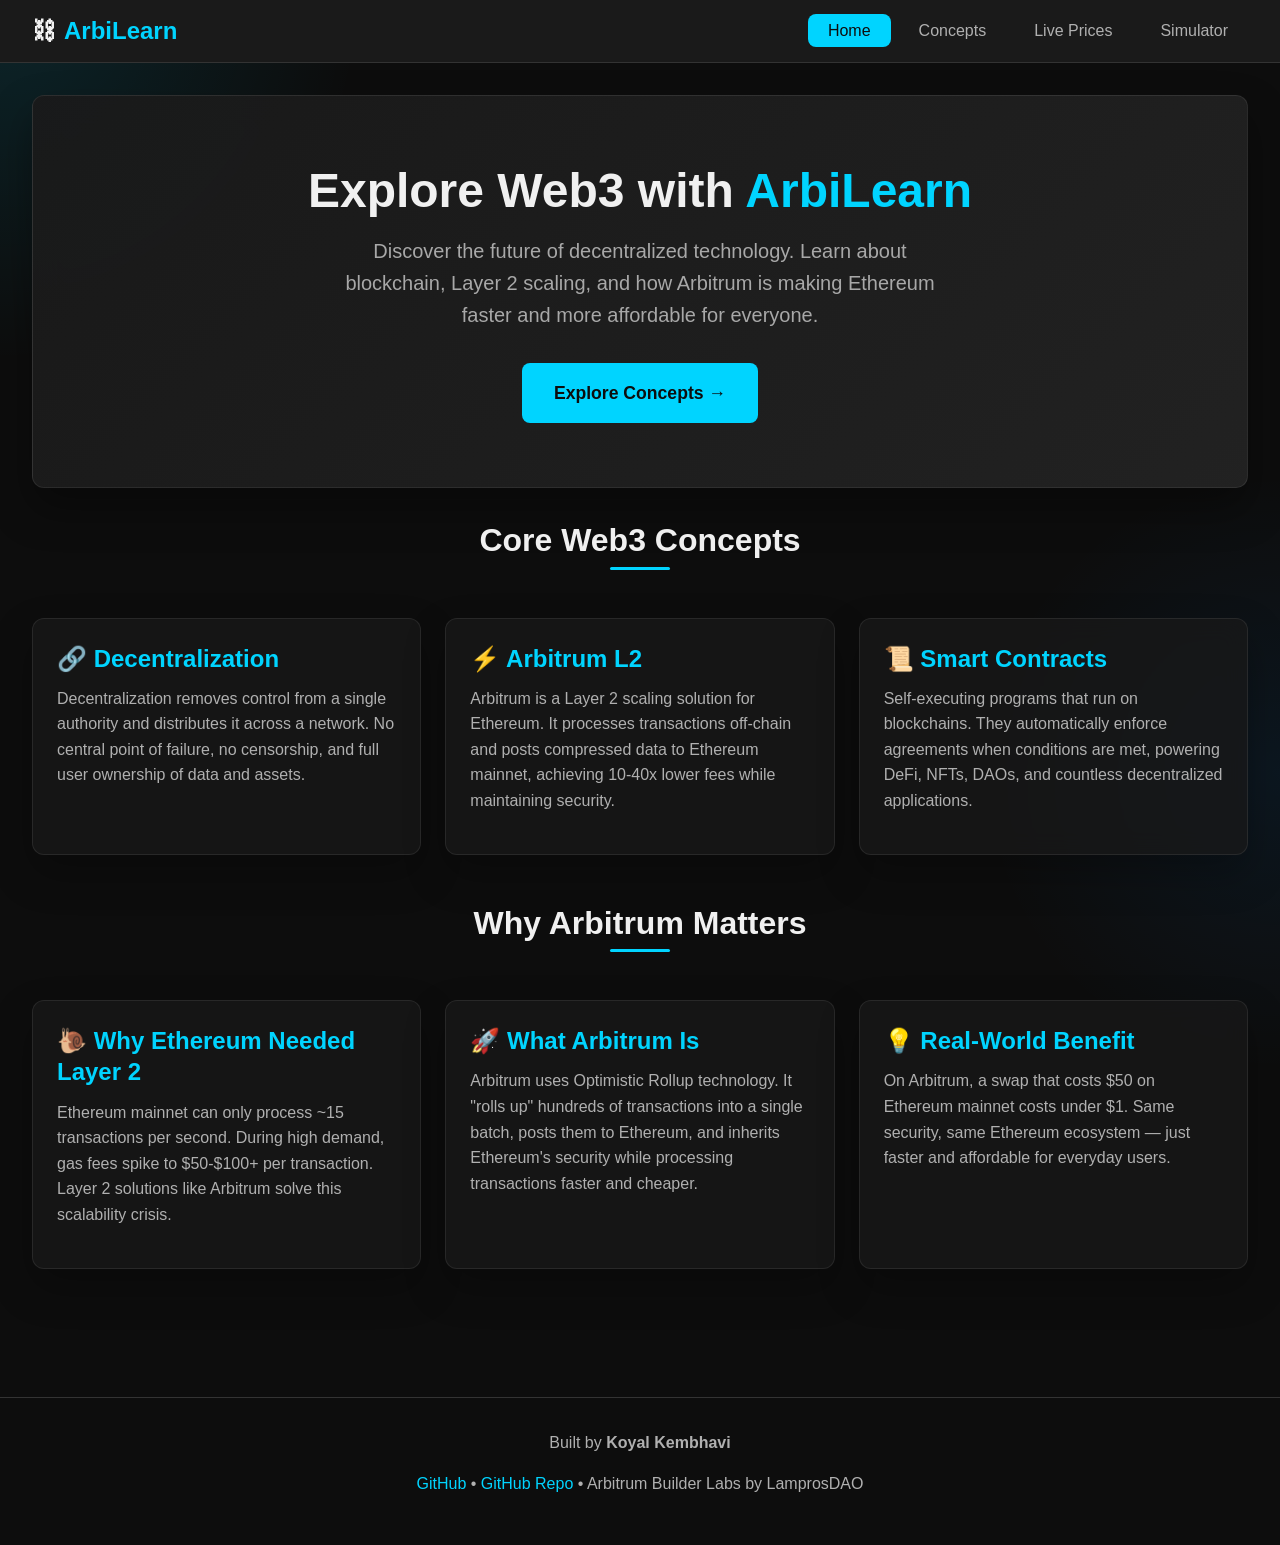
<file: index.html>
<!DOCTYPE html>
<html lang="en">
<head>
  <meta charset="UTF-8">
  <meta name="viewport" content="width=device-width, initial-scale=1.0">
  <title>ArbiLearn - Explore Web3 & Arbitrum</title>
  <link rel="stylesheet" href="style.css">
</head>
<body>
  <!-- Navigation Bar -->
  <nav class="navbar">
    <a href="index.html" class="logo">⛓ <span>ArbiLearn</span></a>
    <div class="hamburger" onclick="toggleMenu()">
      <span></span>
      <span></span>
      <span></span>
    </div>
    <ul class="nav-links">
      <li><a href="index.html" class="active">Home</a></li>
      <li><a href="concepts.html">Concepts</a></li>
      <li><a href="prices.html">Live Prices</a></li>
      <li><a href="simulator.html">Simulator</a></li>
    </ul>
  </nav>

  <!-- Main Content -->
  <main>
    <!-- Hero Section -->
    <section class="hero">
      <h1>Explore Web3 with <span>ArbiLearn</span></h1>
      <p>Discover the future of decentralized technology. Learn about blockchain, Layer 2 scaling, and how Arbitrum is making Ethereum faster and more affordable for everyone.</p>
      <a href="concepts.html" class="btn btn-primary btn-large">Explore Concepts →</a>
    </section>

    <!-- Features Section -->
    <section class="section">
      <div class="section-title">
        <h2>Core Web3 Concepts</h2>
      </div>
      <div class="grid grid-3">
        <div class="card">
          <h3>🔗 Decentralization</h3>
          <p>Decentralization removes control from a single authority and distributes it across a network. No central point of failure, no censorship, and full user ownership of data and assets.</p>
        </div>
        <div class="card">
          <h3>⚡ Arbitrum L2</h3>
          <p>Arbitrum is a Layer 2 scaling solution for Ethereum. It processes transactions off-chain and posts compressed data to Ethereum mainnet, achieving 10-40x lower fees while maintaining security.</p>
        </div>
        <div class="card">
          <h3>📜 Smart Contracts</h3>
          <p>Self-executing programs that run on blockchains. They automatically enforce agreements when conditions are met, powering DeFi, NFTs, DAOs, and countless decentralized applications.</p>
        </div>
      </div>
    </section>

    <!-- Arbitrum Explainer Section -->
    <section class="section">
      <div class="section-title">
        <h2>Why Arbitrum Matters</h2>
      </div>
      <div class="grid grid-3">
        <div class="card">
          <h3>🐌 Why Ethereum Needed Layer 2</h3>
          <p>Ethereum mainnet can only process ~15 transactions per second. During high demand, gas fees spike to $50-$100+ per transaction. Layer 2 solutions like Arbitrum solve this scalability crisis.</p>
        </div>
        <div class="card">
          <h3>🚀 What Arbitrum Is</h3>
          <p>Arbitrum uses Optimistic Rollup technology. It "rolls up" hundreds of transactions into a single batch, posts them to Ethereum, and inherits Ethereum's security while processing transactions faster and cheaper.</p>
        </div>
        <div class="card">
          <h3>💡 Real-World Benefit</h3>
          <p>On Arbitrum, a swap that costs $50 on Ethereum mainnet costs under $1. Same security, same Ethereum ecosystem — just faster and affordable for everyday users.</p>
        </div>
      </div>
    </section>
  </main>

  <!-- Footer -->
  <footer class="footer">
    <p>Built by <strong>Koyal Kembhavi</strong></p>
    <p>
      <a href="https://github.com/KoyalKembhavi" target="_blank" rel="noopener">
        <span style="color: var(--accent);">GitHub</span>
      </a>
      &bull;
      <a href="https://github.com/KoyalKembhavi/arbitrum-builder-labs" target="_blank" rel="noopener">
        <span style="color: var(--accent);">GitHub Repo</span>
      </a>
      &bull; Arbitrum Builder Labs by LamprosDAO
    </p>
  </footer>

  <script>
    function toggleMenu() {
      document.querySelector('.nav-links').classList.toggle('active');
    }
  </script>
</body>
</html>
</file>
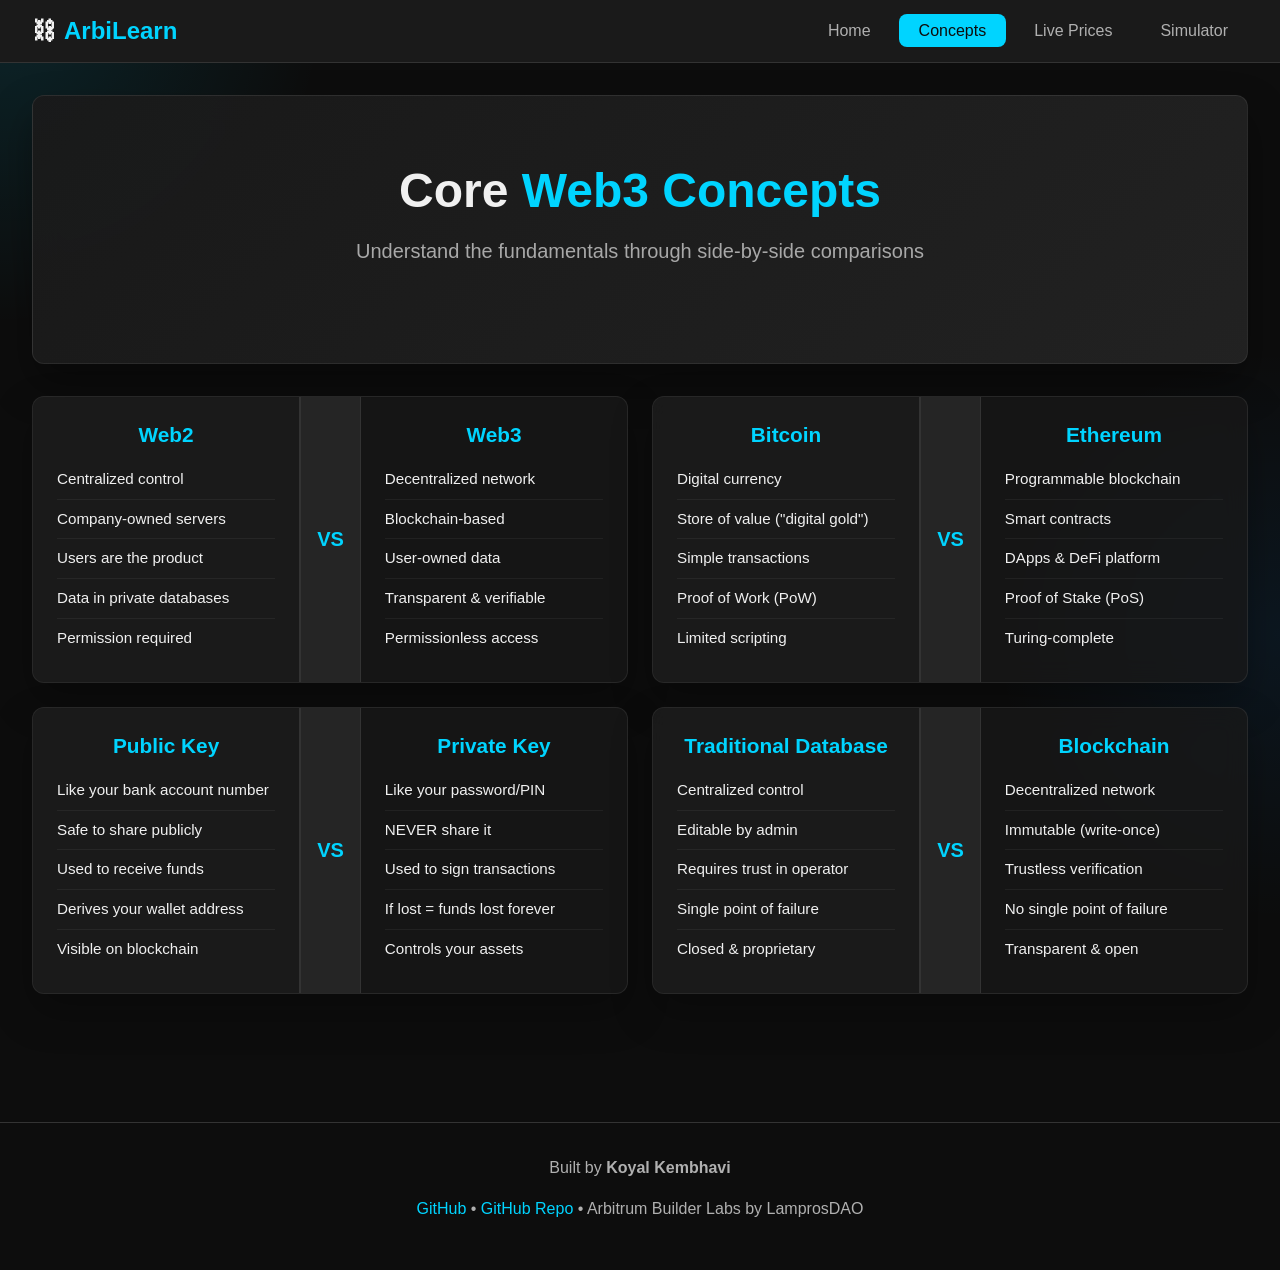
<file: concepts.html>
<!DOCTYPE html>
<html lang="en">
<head>
  <meta charset="UTF-8">
  <meta name="viewport" content="width=device-width, initial-scale=1.0">
  <title>Web3 Concepts - ArbiLearn</title>
  <link rel="stylesheet" href="style.css">
</head>
<body>
  <!-- Navigation Bar -->
  <nav class="navbar">
    <a href="index.html" class="logo">⛓ <span>ArbiLearn</span></a>
    <div class="hamburger" onclick="toggleMenu()">
      <span></span>
      <span></span>
      <span></span>
    </div>
    <ul class="nav-links">
      <li><a href="index.html">Home</a></li>
      <li><a href="concepts.html" class="active">Concepts</a></li>
      <li><a href="prices.html">Live Prices</a></li>
      <li><a href="simulator.html">Simulator</a></li>
    </ul>
  </nav>

  <!-- Main Content -->
  <main>
    <section class="hero">
      <h1>Core <span>Web3 Concepts</span></h1>
      <p>Understand the fundamentals through side-by-side comparisons</p>
    </section>

    <!-- Comparison Cards Section -->
    <section class="section">
      <div class="grid grid-2">

        <!-- Card 1: Web2 vs Web3 -->
        <div class="card comparison-card">
          <div class="comparison-side">
            <h3> Web2</h3>
            <ul class="comparison-list">
              <li> Centralized control</li>
              <li> Company-owned servers</li>
              <li> Users are the product</li>
              <li> Data in private databases</li>
              <li> Permission required</li>
            </ul>
          </div>
          <div class="vs-divider">VS</div>
          <div class="comparison-side">
            <h3> Web3</h3>
            <ul class="comparison-list">
              <li> Decentralized network</li>
              <li> Blockchain-based</li>
              <li> User-owned data</li>
              <li> Transparent & verifiable</li>
              <li> Permissionless access</li>
            </ul>
          </div>
        </div>

        <!-- Card 2: Ethereum vs Bitcoin -->
        <div class="card comparison-card">
          <div class="comparison-side">
            <h3> Bitcoin</h3>
            <ul class="comparison-list">
              <li> Digital currency</li>
              <li> Store of value ("digital gold")</li>
              <li> Simple transactions</li>
              <li> Proof of Work (PoW)</li>
              <li> Limited scripting</li>
            </ul>
          </div>
          <div class="vs-divider">VS</div>
          <div class="comparison-side">
            <h3> Ethereum</h3>
            <ul class="comparison-list">
              <li> Programmable blockchain</li>
              <li> Smart contracts</li>
              <li> DApps & DeFi platform</li>
              <li> Proof of Stake (PoS)</li>
              <li> Turing-complete</li>
            </ul>
          </div>
        </div>

        <!-- Card 3: Public Key vs Private Key -->
        <div class="card comparison-card">
          <div class="comparison-side">
            <h3> Public Key</h3>
            <ul class="comparison-list">
              <li> Like your bank account number</li>
              <li> Safe to share publicly</li>
              <li> Used to receive funds</li>
              <li> Derives your wallet address</li>
              <li> Visible on blockchain</li>
            </ul>
          </div>
          <div class="vs-divider">VS</div>
          <div class="comparison-side">
            <h3> Private Key</h3>
            <ul class="comparison-list">
              <li> Like your password/PIN</li>
              <li> NEVER share it</li>
              <li> Used to sign transactions</li>
              <li> If lost = funds lost forever</li>
              <li> Controls your assets</li>
            </ul>
          </div>
        </div>

        <!-- Card 4: Blockchain vs Traditional Database -->
        <div class="card comparison-card">
          <div class="comparison-side">
            <h3> Traditional Database</h3>
            <ul class="comparison-list">
              <li> Centralized control</li>
              <li> Editable by admin</li>
              <li> Requires trust in operator</li>
              <li> Single point of failure</li>
              <li> Closed & proprietary</li>
            </ul>
          </div>
          <div class="vs-divider">VS</div>
          <div class="comparison-side">
            <h3> Blockchain</h3>
            <ul class="comparison-list">
              <li> Decentralized network</li>
              <li> Immutable (write-once)</li>
              <li> Trustless verification</li>
              <li> No single point of failure</li>
              <li> Transparent & open</li>
            </ul>
          </div>
        </div>

      </div>
    </section>
  </main>

  <!-- Footer -->
  <footer class="footer">
    <p>Built by <strong>Koyal Kembhavi</strong></p>
    <p>
      <a href="https://github.com/KoyalKembhavi" target="_blank" rel="noopener">
        <span style="color: var(--accent);">GitHub</span>
      </a>
      &bull;
      <a href="https://github.com/KoyalKembhavi/arbitrum-builder-labs" target="_blank" rel="noopener">
        <span style="color: var(--accent);">GitHub Repo</span>
      </a>
      &bull; Arbitrum Builder Labs by LamprosDAO
    </p>
  </footer>

  <script>
    function toggleMenu() {
      document.querySelector('.nav-links').classList.toggle('active');
    }
  </script>
</body>
</html>
</file>
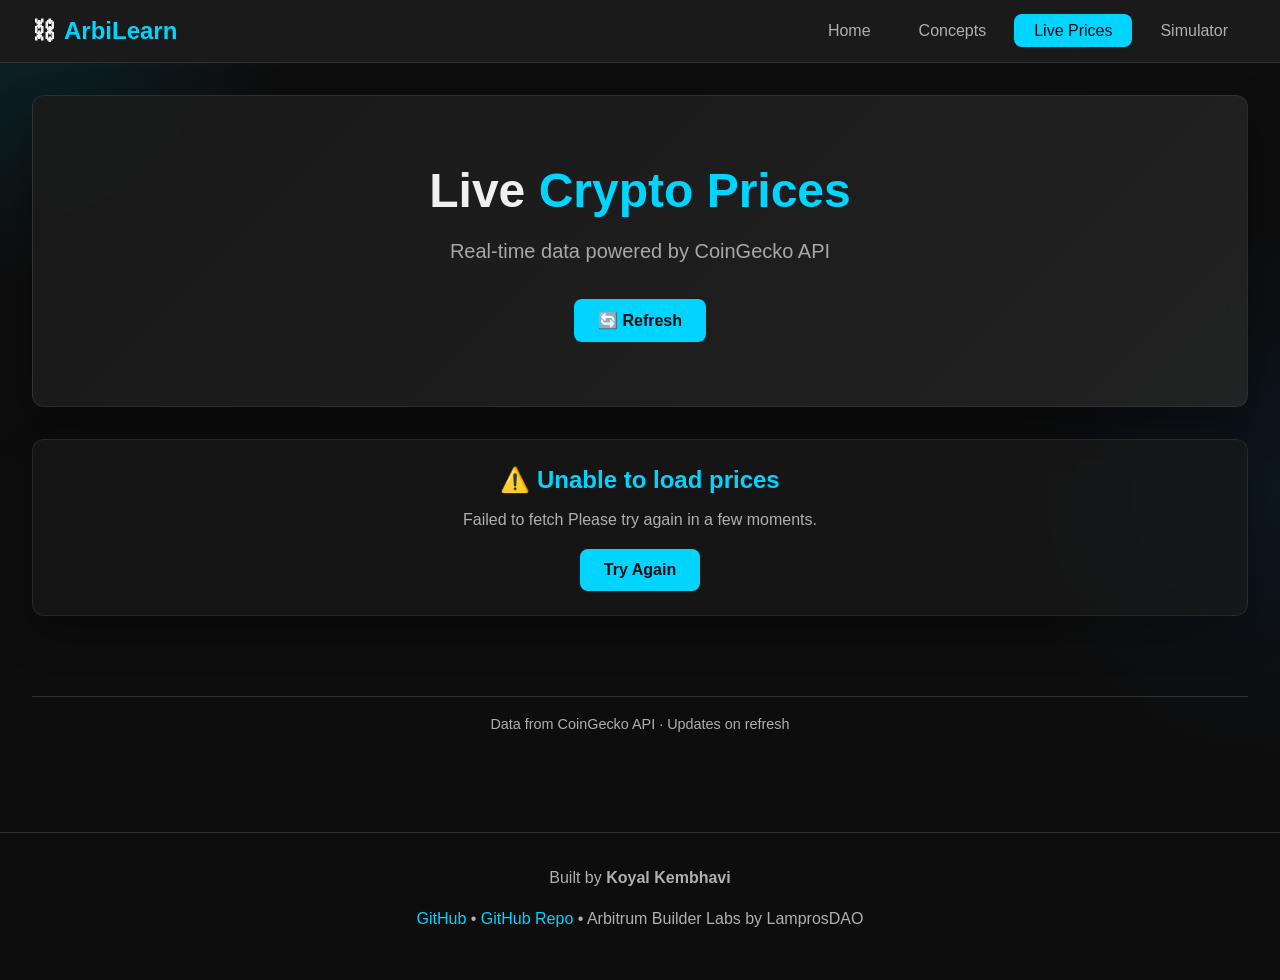
<file: prices.html>
<!DOCTYPE html>
<html lang="en">
<head>
  <meta charset="UTF-8">
  <meta name="viewport" content="width=device-width, initial-scale=1.0">
  <title>Live Crypto Prices - ArbiLearn</title>
  <link rel="stylesheet" href="style.css">
</head>
<body>
  <!-- Navigation Bar -->
  <nav class="navbar">
    <a href="index.html" class="logo">⛓ <span>ArbiLearn</span></a>
    <div class="hamburger" onclick="toggleMenu()">
      <span></span>
      <span></span>
      <span></span>
    </div>
    <ul class="nav-links">
      <li><a href="index.html">Home</a></li>
      <li><a href="concepts.html">Concepts</a></li>
      <li><a href="prices.html" class="active">Live Prices</a></li>
      <li><a href="simulator.html">Simulator</a></li>
    </ul>
  </nav>

  <!-- Main Content -->
  <main>
    <section class="hero">
      <h1>Live <span>Crypto Prices</span></h1>
      <p>Real-time data powered by CoinGecko API</p>
      <button class="btn btn-primary" id="refresh-button" onclick="fetchPrices()">
        🔄 Refresh
      </button>
    </section>

    <section class="section">
      <div id="loading" class="loading-container">
        <div class="spinner"></div>
        <p>Fetching prices...</p>
      </div>

      <div id="error-message" class="error-message" style="display: none;">
        <div class="card" style="text-align: center;">
          <h3>⚠️ Unable to load prices</h3>
          <p id="error-text">An error occurred while fetching data.</p>
          <button class="btn btn-primary" onclick="fetchPrices()">Try Again</button>
        </div>
      </div>

      <div id="prices-container" class="grid grid-3">
        <!-- Price cards will be injected here by JavaScript -->
      </div>
    </section>

    <p class="data-note" style="text-align: center; color: var(--text-secondary); font-size: 0.9rem;">
      Data from CoinGecko API · Updates on refresh
    </p>
  </main>

  <!-- Footer -->
  <footer class="footer">
    <p>Built by <strong>Koyal Kembhavi</strong></p>
    <p>
      <a href="https://github.com/KoyalKembhavi" target="_blank" rel="noopener">
        <span style="color: var(--accent);">GitHub</span>
      </a>
      &bull;
      <a href="https://github.com/KoyalKembhavi/arbitrum-builder-labs" target="_blank" rel="noopener">
        <span style="color: var(--accent);">GitHub Repo</span>
      </a>
      &bull; Arbitrum Builder Labs by LamprosDAO
    </p>
  </footer>

  <script src="prices.js"></script>
  <script>
    function toggleMenu() {
      document.querySelector('.nav-links').classList.toggle('active');
    }
  </script>
</body>
</html>
</file>
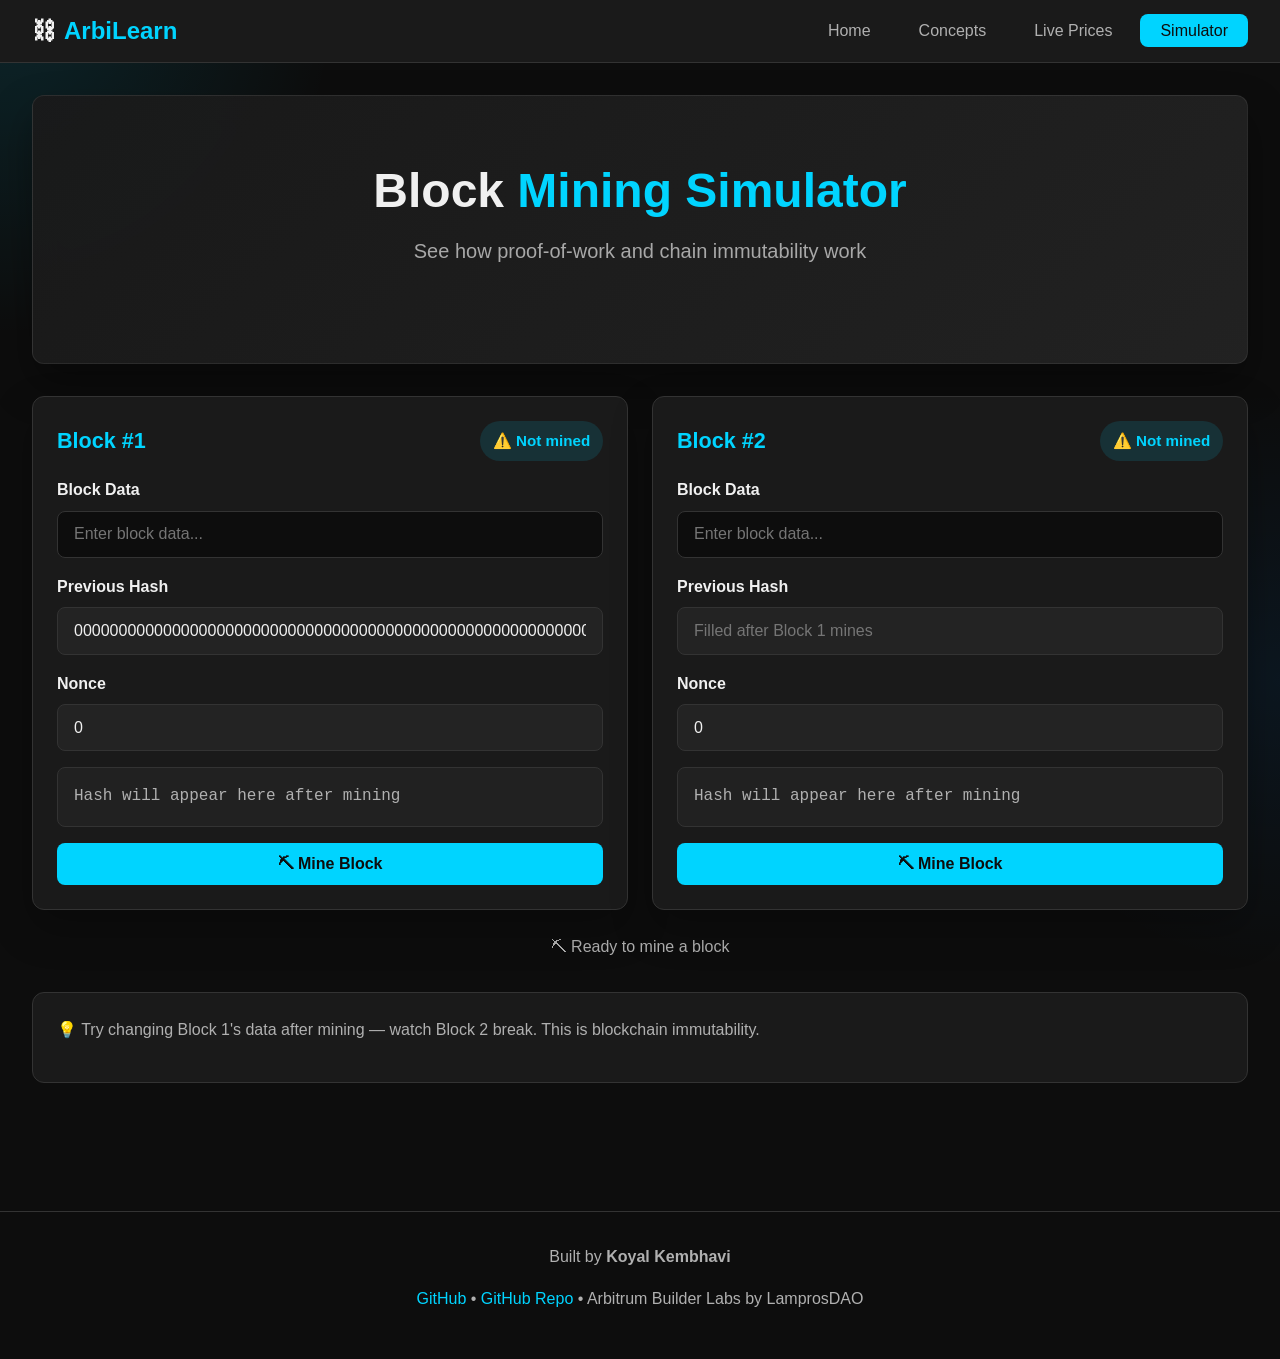
<file: simulator.html>
<!DOCTYPE html>
<html lang="en">
<head>
  <meta charset="UTF-8">
  <meta name="viewport" content="width=device-width, initial-scale=1.0">
  <title>Block Mining Simulator - ArbiLearn</title>
  <link rel="stylesheet" href="style.css">
</head>
<body>
  <!-- Navigation Bar -->
  <nav class="navbar">
    <a href="index.html" class="logo">⛓ <span>ArbiLearn</span></a>
    <div class="hamburger" onclick="toggleMenu()">
      <span></span>
      <span></span>
      <span></span>
    </div>
    <ul class="nav-links">
      <li><a href="index.html">Home</a></li>
      <li><a href="concepts.html">Concepts</a></li>
      <li><a href="prices.html">Live Prices</a></li>
      <li><a href="simulator.html" class="active">Simulator</a></li>
    </ul>
  </nav>

  <!-- Main Content -->
  <main>
    <section class="hero">
      <h1>Block <span>Mining Simulator</span></h1>
      <p>See how proof-of-work and chain immutability work</p>
    </section>

    <section class="section">
      <div class="grid grid-2 block-grid">
        <div class="card block-card" id="block-1-card">
          <div class="block-header">
            <h3>Block #1</h3>
            <span class="status-badge warning" id="block-1-status">⚠️ Not mined</span>
          </div>

          <div class="input-group">
            <label for="block-1-data">Block Data</label>
            <input id="block-1-data" type="text" placeholder="Enter block data..." />
          </div>

          <div class="input-group">
            <label for="block-1-prev">Previous Hash</label>
            <input id="block-1-prev" type="text" value="0000...000" readonly />
          </div>

          <div class="input-group">
            <label for="block-1-nonce">Nonce</label>
            <input id="block-1-nonce" type="number" readonly value="0" />
          </div>

          <div class="hash-output" id="block-1-hash">Hash will appear here after mining</div>
          <button class="btn btn-primary" id="block-1-mine">⛏ Mine Block</button>
        </div>

        <div class="card block-card" id="block-2-card">
          <div class="block-header">
            <h3>Block #2</h3>
            <span class="status-badge warning" id="block-2-status">⚠️ Not mined</span>
          </div>

          <div class="input-group">
            <label for="block-2-data">Block Data</label>
            <input id="block-2-data" type="text" placeholder="Enter block data..." />
          </div>

          <div class="input-group">
            <label for="block-2-prev">Previous Hash</label>
            <input id="block-2-prev" type="text" readonly placeholder="Filled after Block 1 mines" />
          </div>

          <div class="input-group">
            <label for="block-2-nonce">Nonce</label>
            <input id="block-2-nonce" type="number" readonly value="0" />
          </div>

          <div class="hash-output" id="block-2-hash">Hash will appear here after mining</div>
          <button class="btn btn-primary" id="block-2-mine">⛏ Mine Block</button>
        </div>
      </div>

      <div class="mining-message" id="mining-message">⛏ Ready to mine a block</div>

      <div class="explainer-box">
        <p>💡 Try changing Block 1's data after mining — watch Block 2 break. This is blockchain immutability.</p>
      </div>
    </section>
  </main>

  <!-- Footer -->
  <footer class="footer">
    <p>Built by <strong>Koyal Kembhavi</strong></p>
    <p>
      <a href="https://github.com/KoyalKembhavi" target="_blank" rel="noopener">
        <span style="color: var(--accent);">GitHub</span>
      </a>
      &bull;
      <a href="https://github.com/KoyalKembhavi/arbitrum-builder-labs" target="_blank" rel="noopener">
        <span style="color: var(--accent);">GitHub Repo</span>
      </a>
      &bull; Arbitrum Builder Labs by LamprosDAO
    </p>
  </footer>

  <script src="simulator.js"></script>
  <script>
    function toggleMenu() {
      document.querySelector('.nav-links').classList.toggle('active');
    }
  </script>
</body>
</html>
</file>
<file: style.css>
/* =============================================
   ArbiLearn - Web3 Educational Platform
   Dark Theme Stylesheet
   ============================================= */

/* --- CSS Variables --- */
:root {
  --bg-primary: #0d0d0d;
  --bg-secondary: #1a1a1a;
  --bg-tertiary: #252525;
  --accent: #00d4ff;
  --accent-hover: #00b8e6;
  --text-primary: #f0f0f0;
  --text-secondary: #b0b0b0;
  --border-color: #333333;
  --shadow: 0 4px 20px rgba(0, 0, 0, 0.4);
  --shadow-hover: 0 8px 30px rgba(0, 212, 255, 0.15);
  --transition: all 0.3s ease;
  --radius: 12px;
  --radius-sm: 8px;
}

/* --- Reset & Base --- */
* {
  margin: 0;
  padding: 0;
  box-sizing: border-box;
}

html {
  scroll-behavior: smooth;
}

body {
  font-family: 'Segoe UI', Inter, -apple-system, BlinkMacSystemFont, sans-serif;
  background: radial-gradient(circle at top left, rgba(0, 212, 255, 0.12), transparent 18%),
              radial-gradient(circle at right center, rgba(0, 138, 255, 0.08), transparent 20%),
              var(--bg-primary);
  color: var(--text-primary);
  line-height: 1.6;
  min-height: 100vh;
  position: relative;
  overflow-x: hidden;
}

a {
  text-decoration: none;
  color: inherit;
}

ul {
  list-style: none;
}

img {
  max-width: 100%;
  display: block;
}

/* --- Typography --- */
h1, h2, h3, h4, h5, h6 {
  font-weight: 600;
  line-height: 1.3;
  margin-bottom: 1rem;
}

h1 { font-size: 2.5rem; }
h2 { font-size: 2rem; }
h3 { font-size: 1.5rem; }
h4 { font-size: 1.25rem; }

p {
  margin-bottom: 1rem;
  color: var(--text-secondary);
}

/* --- Navigation --- */
.navbar {
  position: sticky;
  top: 0;
  z-index: 1000;
  background: var(--bg-secondary);
  border-bottom: 1px solid var(--border-color);
  padding: 0.75rem 2rem;
  display: flex;
  justify-content: space-between;
  align-items: center;
  backdrop-filter: blur(10px);
}

.navbar .logo {
  font-size: 1.5rem;
  font-weight: 700;
  color: var(--text-primary);
  display: flex;
  align-items: center;
  gap: 0.5rem;
}

.navbar .logo span {
  color: var(--accent);
}

.navbar .nav-links {
  display: flex;
  gap: 0.5rem;
}

.navbar .nav-links a {
  padding: 0.5rem 1.25rem;
  border-radius: var(--radius-sm);
  color: var(--text-secondary);
  font-weight: 500;
  transition: var(--transition);
}

.navbar .nav-links a:hover {
  color: var(--text-primary);
  background: var(--bg-tertiary);
}

.navbar .nav-links a.active {
  color: var(--bg-primary);
  background: var(--accent);
}

.navbar .hamburger {
  display: none;
  flex-direction: column;
  gap: 4px;
  cursor: pointer;
  padding: 0.5rem;
}

.navbar .hamburger span {
  width: 25px;
  height: 3px;
  background: var(--text-primary);
  border-radius: 2px;
  transition: var(--transition);
}

/* --- Main Content --- */
main {
  padding: 2rem;
  max-width: 1400px;
  margin: 0 auto;
}

/* --- Hero Section --- */
.hero {
  text-align: center;
  padding: 4rem 2rem;
  background: linear-gradient(135deg, rgba(26, 26, 26, 0.9), rgba(37, 37, 37, 0.88));
  border-radius: var(--radius);
  margin-bottom: 2rem;
  border: 1px solid rgba(255, 255, 255, 0.08);
  box-shadow: 0 20px 40px rgba(0, 0, 0, 0.35);
  backdrop-filter: blur(16px);
}

.hero h1 {
  font-size: 3rem;
  margin-bottom: 0.75rem;
  animation: fadeInUp 0.8s ease both;
}

.hero h1 span {
  color: var(--accent);
}

.hero p {
  font-size: 1.25rem;
  max-width: 620px;
  margin: 0 auto 2rem;
  color: var(--text-secondary);
  opacity: 0.95;
}

.hero a {
  animation: fadeInUp 1s ease both;
}

/* --- Cards --- */
.card {
  background: rgba(26, 26, 26, 0.72);
  backdrop-filter: blur(12px);
  border-radius: var(--radius);
  padding: 1.5rem;
  border: 1px solid rgba(255, 255, 255, 0.08);
  box-shadow: 0 18px 40px rgba(0, 0, 0, 0.25);
  transition: transform 0.35s ease, box-shadow 0.35s ease, border-color 0.35s ease, background 0.35s ease;
  animation: fadeInUp 0.8s ease both;
}

/* --- Comparison Cards --- */
.comparison-card {
  display: flex;
  align-items: stretch;
  padding: 0;
  overflow: hidden;
}

.comparison-card .comparison-side {
  flex: 1;
  padding: 1.5rem;
}

.comparison-card .comparison-side:first-child {
  border-right: 1px solid var(--border-color);
  background: rgba(255, 255, 255, 0.02);
}

.comparison-card .vs-divider {
  display: flex;
  align-items: center;
  justify-content: center;
  padding: 0 1rem;
  font-weight: 700;
  color: var(--accent);
  font-size: 1.25rem;
  background: var(--bg-tertiary);
  border-left: 1px solid var(--border-color);
  border-right: 1px solid var(--border-color);
}

.comparison-card h3 {
  text-align: center;
  margin-bottom: 1.25rem;
  font-size: 1.3rem;
}

.comparison-list {
  list-style: none;
  padding: 0;
}

.comparison-list li {
  padding: 0.5rem 0;
  border-bottom: 1px solid rgba(255, 255, 255, 0.05);
  font-size: 0.95rem;
  line-height: 1.5;
}

.comparison-list li:last-child {
  border-bottom: none;
}

.card:hover {
  transform: translateY(-10px) scale(1.01);
  box-shadow: 0 28px 80px rgba(0, 212, 255, 0.18);
  border-color: rgba(0, 212, 255, 0.4);
  background: rgba(26, 26, 26, 0.82);
}

.card h3 {
  color: var(--accent);
  margin-bottom: 0.75rem;
}

/* --- Grid Layouts --- */
.grid {
  display: grid;
  gap: 1.5rem;
}

.grid-2 {
  grid-template-columns: repeat(2, 1fr);
}

.grid-3 {
  grid-template-columns: repeat(3, 1fr);
}

.grid-4 {
  grid-template-columns: repeat(4, 1fr);
}

/* --- Buttons --- */
.btn {
  display: inline-block;
  padding: 0.75rem 1.5rem;
  border-radius: var(--radius-sm);
  font-weight: 600;
  font-size: 1rem;
  cursor: pointer;
  border: none;
  transition: transform 0.25s ease, box-shadow 0.25s ease, background 0.25s ease;
  text-align: center;
}

.btn-primary {
  background: var(--accent);
  color: var(--bg-primary);
}

.btn-primary:hover {
  background: var(--accent-hover);
  box-shadow: 0 12px 25px rgba(0, 212, 255, 0.28);
  transform: translateY(-1px);
}

.btn-secondary:hover {
  transform: translateY(-1px);
}

.btn-secondary {
  background: var(--bg-tertiary);
  color: var(--text-primary);
  border: 1px solid var(--border-color);
}

.btn-secondary:hover {
  background: var(--border-color);
  border-color: var(--accent);
}

.btn-large {
  padding: 1rem 2rem;
  font-size: 1.1rem;
}

/* --- Section Styles --- */
.section {
  margin-bottom: 3rem;
}

.section-title {
  text-align: center;
  margin-bottom: 2rem;
}

.section-title h2 {
  display: inline-block;
  position: relative;
  padding-bottom: 0.5rem;
}

.section-title h2::after {
  content: '';
  position: absolute;
  bottom: 0;
  left: 50%;
  transform: translateX(-50%);
  width: 60px;
  height: 3px;
  background: var(--accent);
  border-radius: 2px;
}

/* --- Price Cards --- */
.price-card {
  text-align: center;
  padding: 2rem 1.5rem;
}

.price-card .crypto-icon {
  font-size: 3rem;
  margin-bottom: 0.75rem;
  display: block;
}

.price-card .crypto-name {
  font-size: 1.25rem;
  font-weight: 700;
  color: var(--text-primary);
  margin-bottom: 0.25rem;
}

.price-card .crypto-symbol {
  color: var(--text-secondary);
  font-size: 0.9rem;
  font-weight: 500;
  margin-bottom: 1rem;
  text-transform: uppercase;
}

.price-card .crypto-price {
  font-size: 2rem;
  font-weight: 700;
  color: var(--accent);
  font-family: 'Courier New', monospace;
  margin-bottom: 0.5rem;
}

.price-card .crypto-change {
  font-size: 1rem;
  font-weight: 600;
  display: inline-block;
  padding: 0.25rem 0.75rem;
  border-radius: var(--radius-sm);
  background: rgba(255, 255, 255, 0.05);
}

.price-card .crypto-change.positive {
  color: #00ff88;
}

.price-card .crypto-change.negative {
  color: #ff4757;
}

.block-card {
  background: var(--bg-secondary);
  border: 1px solid var(--border-color);
  border-radius: var(--radius);
  padding: 1.5rem;
  display: flex;
  flex-direction: column;
  gap: 1rem;
}

.block-header {
  display: flex;
  justify-content: space-between;
  align-items: center;
  gap: 1rem;
  flex-wrap: wrap;
}

.block-header h3 {
  margin: 0;
  font-size: 1.35rem;
}

.input-group {
  display: flex;
  flex-direction: column;
  gap: 0.5rem;
}

.input-group label {
  color: var(--text-primary);
  font-weight: 600;
}

.input-group input {
  border: 1px solid var(--border-color);
  background: var(--bg-primary);
  color: var(--text-primary);
  padding: 0.85rem 1rem;
  border-radius: var(--radius-sm);
  font-size: 1rem;
  font-family: inherit;
}

.input-group input[readonly] {
  background: rgba(255, 255, 255, 0.04);
}

.hash-output {
  font-family: 'Courier New', monospace;
  background: rgba(255, 255, 255, 0.03);
  color: var(--text-secondary);
  padding: 1rem;
  border-radius: var(--radius-sm);
  border: 1px solid var(--border-color);
  min-height: 3rem;
  word-break: break-all;
}

.status-badge {
  display: inline-flex;
  align-items: center;
  gap: 0.4rem;
  padding: 0.5rem 0.8rem;
  border-radius: 999px;
  font-size: 0.95rem;
  font-weight: 700;
}

.status-badge.success {
  color: #00ff88;
  background: rgba(0, 255, 136, 0.12);
}

.status-badge.error {
  color: #ff7373;
  background: rgba(255, 71, 87, 0.12);
}

.status-badge.warning {
  color: var(--accent);
  background: rgba(0, 212, 255, 0.12);
}

.explainer-box {
  margin-top: 2rem;
  background: var(--bg-secondary);
  border: 1px solid var(--border-color);
  border-radius: var(--radius);
  padding: 1.5rem;
  color: var(--text-secondary);
}

.mining-message {
  margin-top: 1.5rem;
  text-align: center;
  color: var(--text-secondary);
  font-size: 1rem;
}

@media (max-width: 900px) {
  .grid-2,
  .grid-3,
  .grid-4 {
    grid-template-columns: 1fr;
  }

  .navbar {
    padding: 0.75rem 1rem;
  }

  .navbar .hamburger {
    display: flex;
  }

  .navbar .nav-links {
    position: absolute;
    top: 100%;
    right: 1rem;
    background: var(--bg-secondary);
    border: 1px solid var(--border-color);
    border-radius: var(--radius);
    flex-direction: column;
    width: calc(100% - 2rem);
    max-width: 320px;
    padding: 1rem;
    display: none;
  }

  .navbar .nav-links.active {
    display: flex;
  }

  .navbar .nav-links a {
    width: 100%;
    padding: 0.75rem 1rem;
  }

  .hero {
    padding: 2.5rem 1.5rem;
  }

  .hero h1 {
    font-size: 2.25rem;
  }

  main {
    padding: 1rem;
  }
}

@media (max-width: 600px) {
  .hero {
    padding: 2rem 1rem;
  }

  .hero h1 {
    font-size: 2rem;
  }

  .btn {
    width: 100%;
  }
}

/* --- UI Animations --- */
@keyframes fadeInUp {
  from {
    opacity: 0;
    transform: translateY(15px);
  }
  to {
    opacity: 1;
    transform: translateY(0);
  }
}

/* --- Loading & Error States --- */
.loading-container {
  text-align: center;
  padding: 3rem;
}

.spinner {
  width: 48px;
  height: 48px;
  margin: 0 auto;
  border: 4px solid rgba(255, 255, 255, 0.1);
  border-top-color: var(--accent);
  border-radius: 50%;
  animation: spin 0.8s linear infinite;
}

@keyframes spin {
  to { transform: rotate(360deg); }
}

.loading-container p {
  margin-top: 1rem;
  color: var(--text-secondary);
}

.error-message {
  margin-bottom: 2rem;
}

.data-note {
  margin-top: 2rem;
  padding-top: 1rem;
  border-top: 1px solid var(--border-color);
}

/* --- Simulator Styles --- */
.simulator-container {
  background: var(--bg-secondary);
  border-radius: var(--radius);
  padding: 2rem;
  border: 1px solid var(--border-color);
  text-align: center;
}

.mining-display {
  background: var(--bg-primary);
  border-radius: var(--radius-sm);
  padding: 2rem;
  margin-bottom: 1.5rem;
  font-family: 'Courier New', monospace;
  border: 1px solid var(--border-color);
}

.mining-display .block-hash {
  font-size: 0.9rem;
  color: var(--accent);
  word-break: break-all;
  margin-bottom: 1rem;
}

.mining-display .mining-status {
  font-size: 1.5rem;
  font-weight: 600;
  margin-bottom: 1rem;
}

.mining-display .mining-status.mining {
  color: var(--accent);
}

.mining-display .mining-status.success {
  color: #00ff88;
}

.mining-display .progress-bar {
  width: 100%;
  height: 8px;
  background: var(--bg-tertiary);
  border-radius: 4px;
  overflow: hidden;
  margin-top: 1rem;
}

.mining-display .progress-fill {
  height: 100%;
  background: var(--accent);
  width: 0%;
  transition: width 0.1s linear;
}

.mining-controls {
  display: flex;
  gap: 1rem;
  justify-content: center;
  flex-wrap: wrap;
}

.mining-stats {
  display: grid;
  grid-template-columns: repeat(auto-fit, minmax(150px, 1fr));
  gap: 1rem;
  margin-top: 2rem;
  padding-top: 1.5rem;
  border-top: 1px solid var(--border-color);
}

.stat-box {
  background: var(--bg-tertiary);
  padding: 1rem;
  border-radius: var(--radius-sm);
  text-align: center;
}

.stat-box .stat-value {
  font-size: 1.5rem;
  font-weight: 700;
  color: var(--accent);
}

.stat-box .stat-label {
  font-size: 0.85rem;
  color: var(--text-secondary);
  margin-top: 0.25rem;
}

/* --- Footer --- */
.footer {
  text-align: center;
  padding: 2rem;
  margin-top: 3rem;
  border-top: 1px solid var(--border-color);
  color: var(--text-secondary);
}

/* --- Loading Spinner --- */
.spinner {
  width: 40px;
  height: 40px;
  border: 3px solid var(--bg-tertiary);
  border-top-color: var(--accent);
  border-radius: 50%;
  animation: spin 1s linear infinite;
  margin: 2rem auto;
}

@keyframes spin {
  to { transform: rotate(360deg); }
}

/* --- Responsive Design --- */
@media (max-width: 768px) {
  .navbar {
    padding: 0.75rem 1rem;
  }

  .navbar .hamburger {
    display: flex;
  }

  .navbar .nav-links {
    position: absolute;
    top: 100%;
    left: 0;
    right: 0;
    background: var(--bg-secondary);
    flex-direction: column;
    gap: 0;
    max-height: 0;
    overflow: hidden;
    transition: var(--transition);
    border-bottom: 1px solid var(--border-color);
  }

  .navbar .nav-links.active {
    max-height: 250px;
    padding: 0.5rem 0;
  }

  .navbar .nav-links a {
    padding: 0.75rem 1.5rem;
    border-radius: 0;
  }

  .navbar .nav-links a:hover,
  .navbar .nav-links a.active {
    background: var(--bg-tertiary);
  }

  main {
    padding: 1rem;
  }

  .hero {
    padding: 2rem 1rem;
  }

  .hero h1 {
    font-size: 2rem;
  }

  .grid-2,
  .grid-3,
  .grid-4 {
    grid-template-columns: 1fr;
  }

  h1 { font-size: 2rem; }
  h2 { font-size: 1.75rem; }
  h3 { font-size: 1.25rem; }

  .mining-controls {
    flex-direction: column;
  }

  .btn {
    width: 100%;
  }

  /* Stack comparison cards vertically on mobile */
  .comparison-card {
    flex-direction: column;
  }

  .comparison-card .comparison-side:first-child {
    border-right: none;
    border-bottom: 1px solid var(--border-color);
  }

  .comparison-card .vs-divider {
    padding: 0.5rem;
    font-size: 1rem;
    border-left: none;
    border-right: none;
  }
}

@media (max-width: 480px) {
  .hero h1 {
    font-size: 1.75rem;
  }

  .hero p {
    font-size: 1rem;
  }

  .price-card .crypto-price {
    font-size: 1.5rem;
  }
}
</file>
